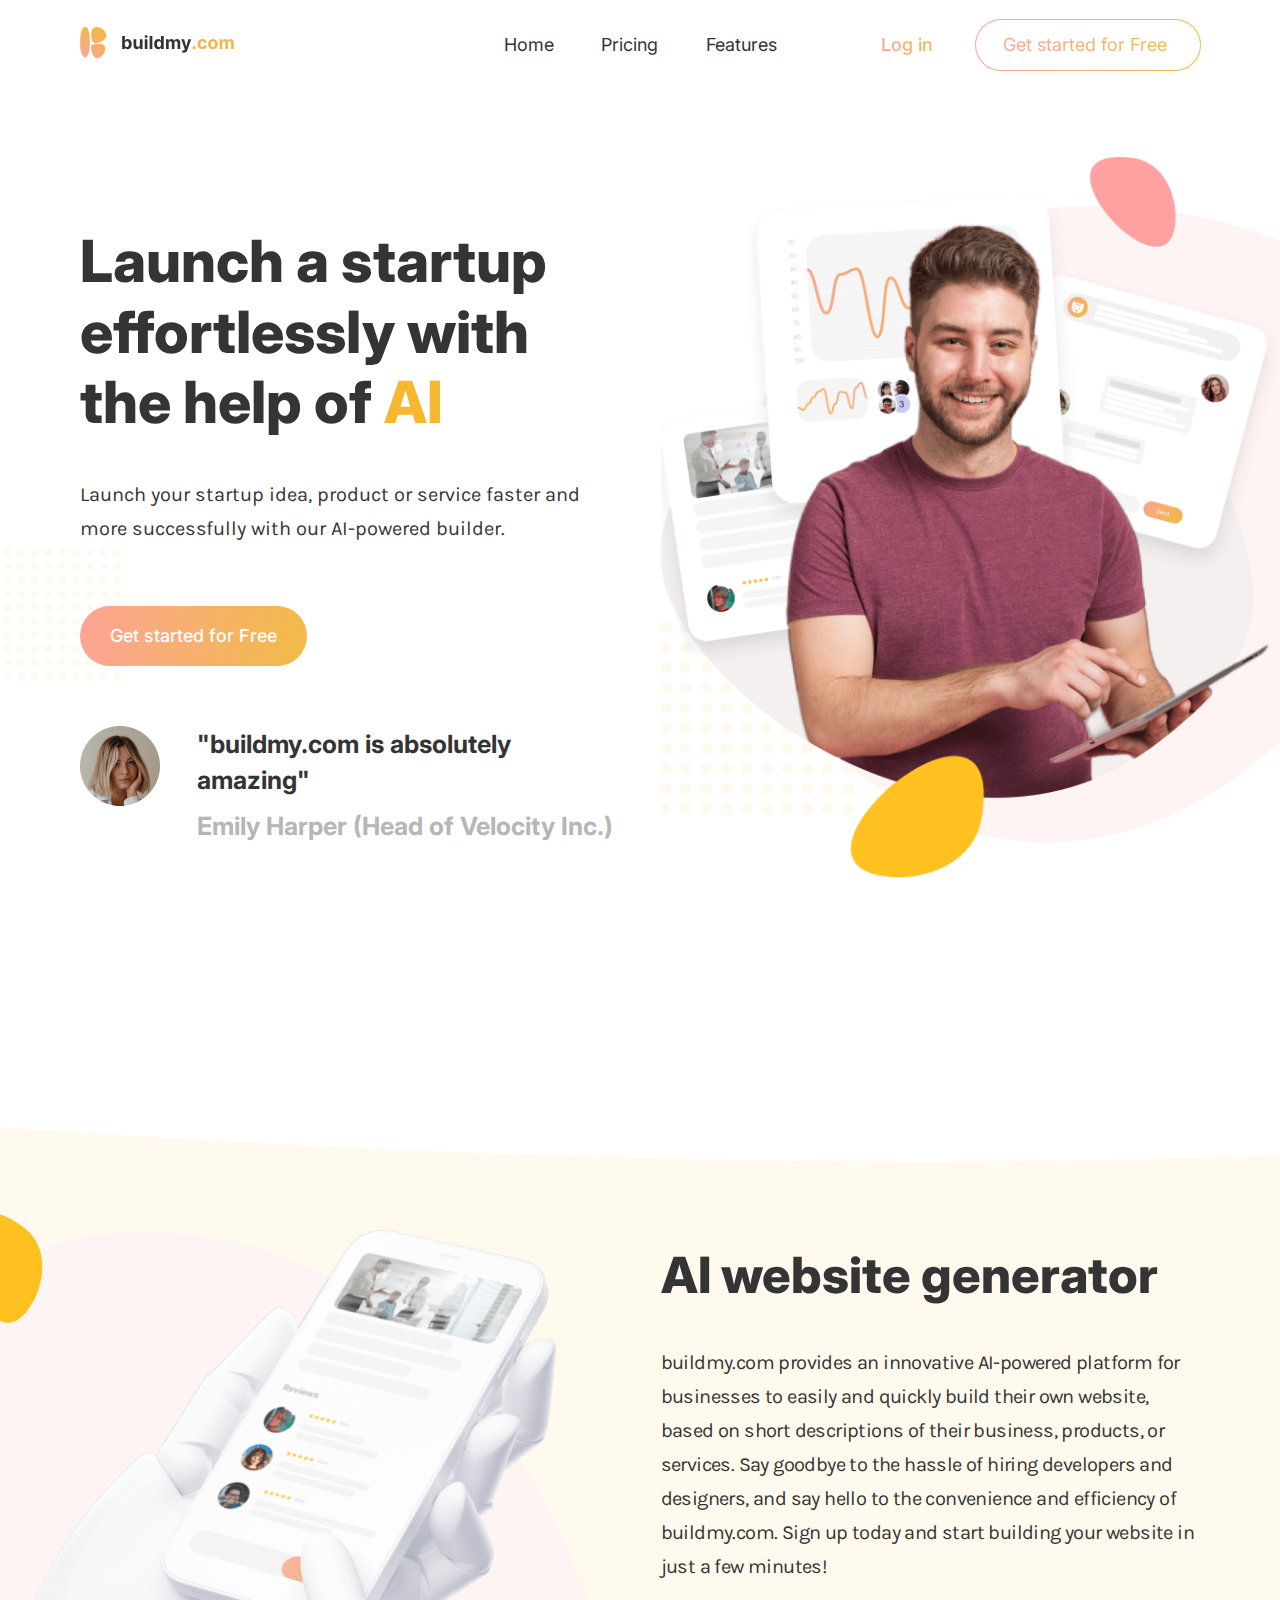
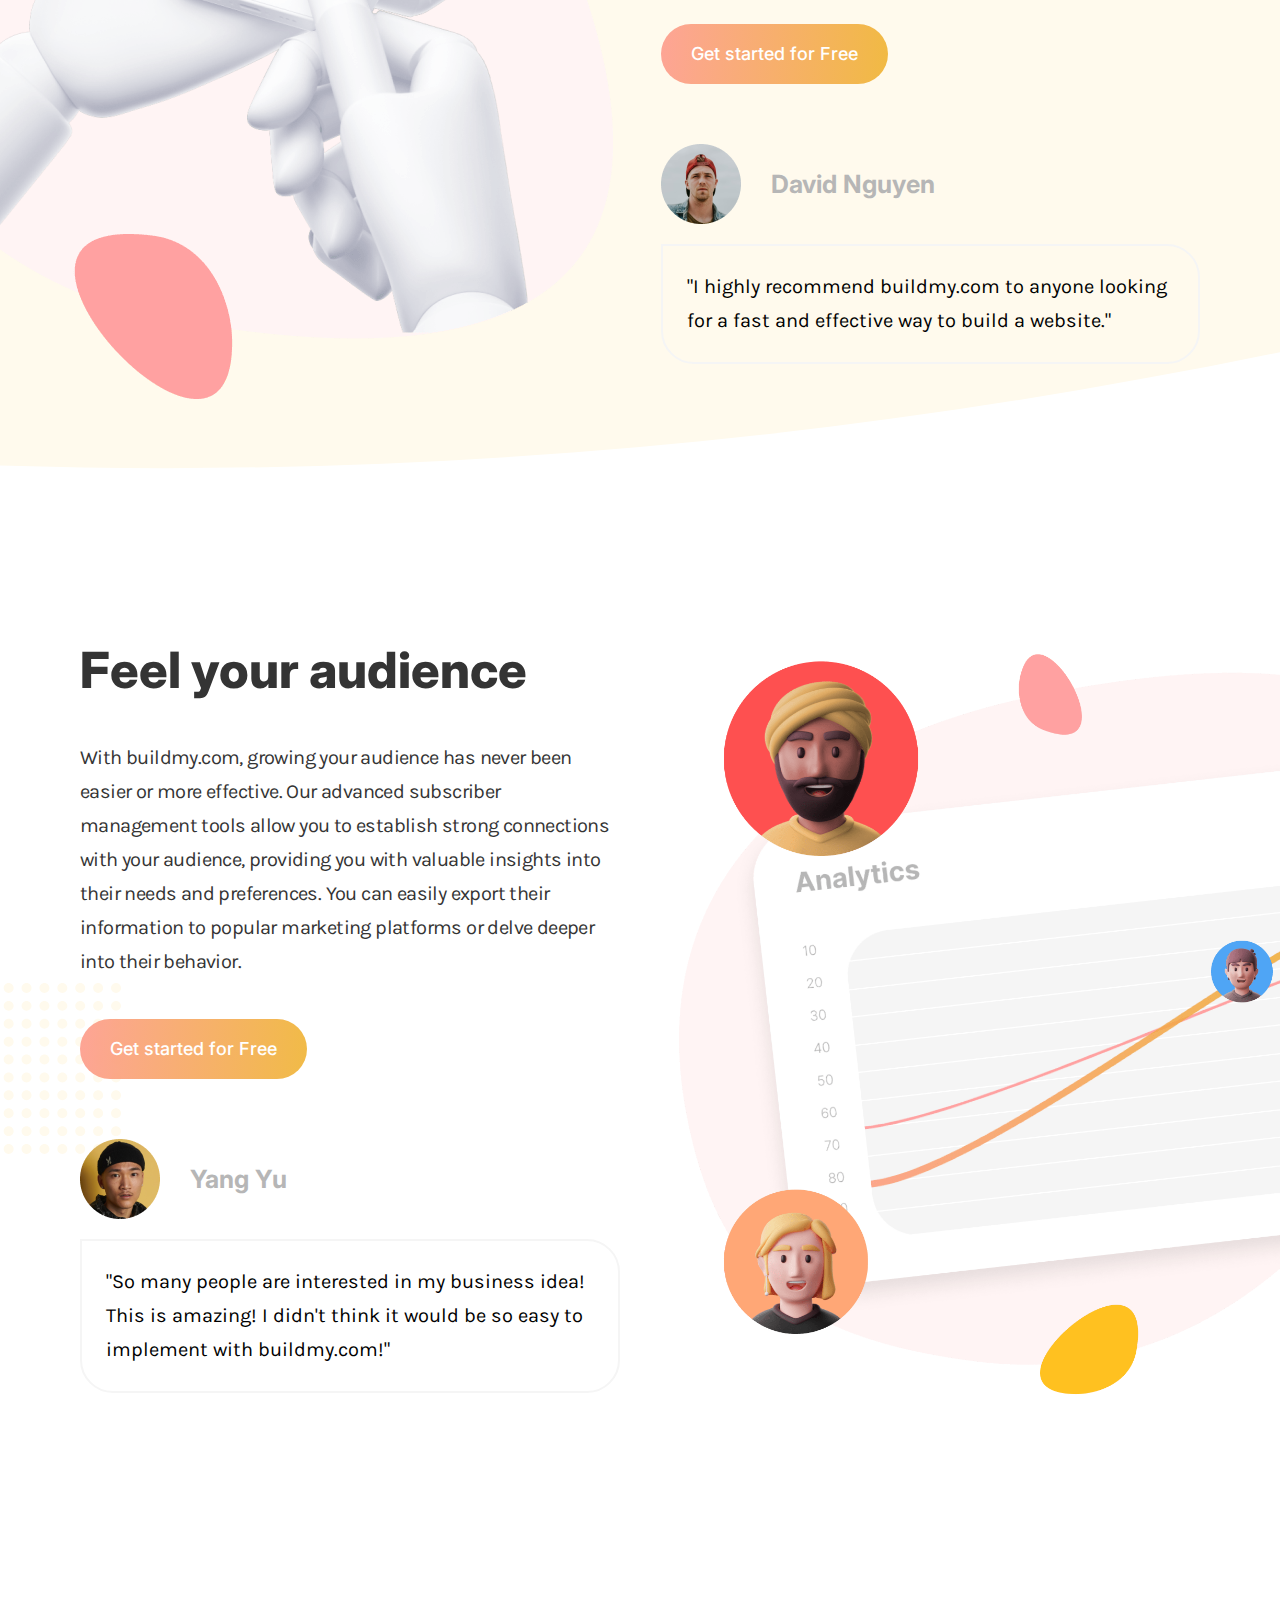
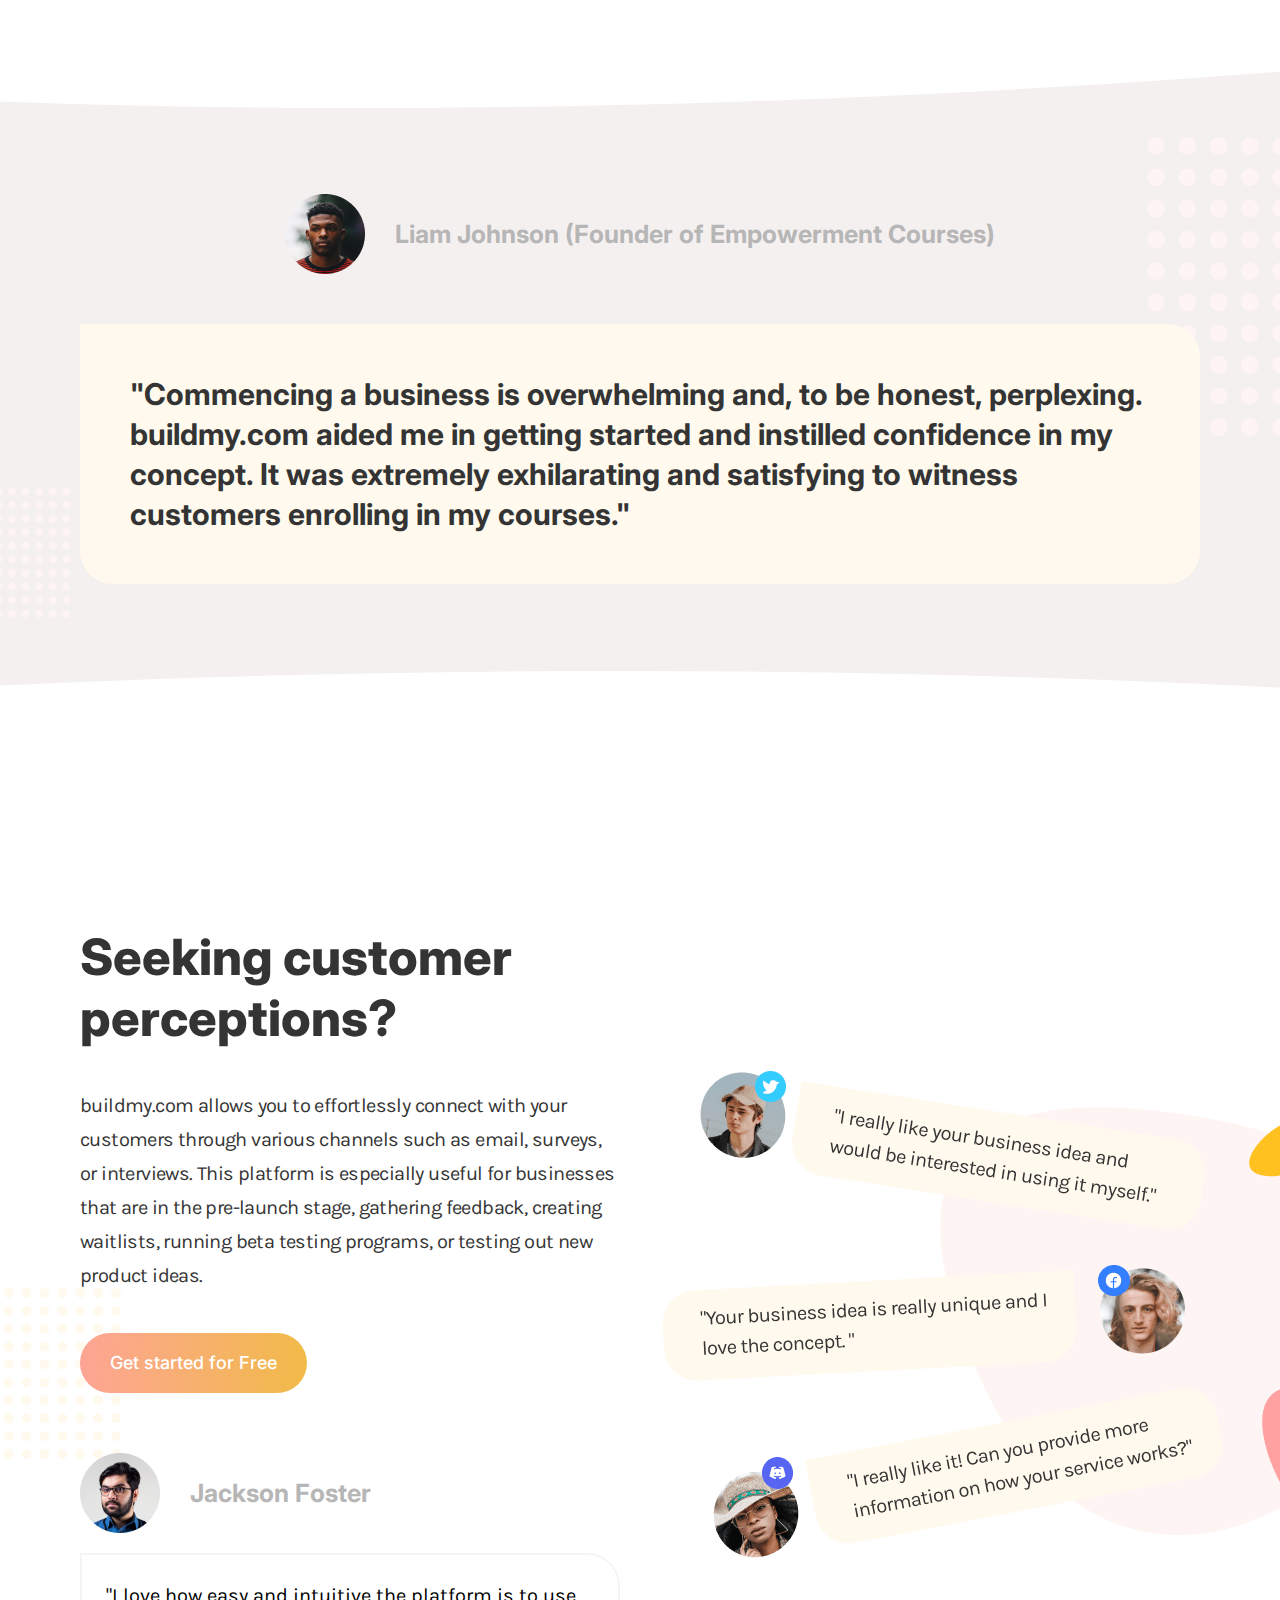
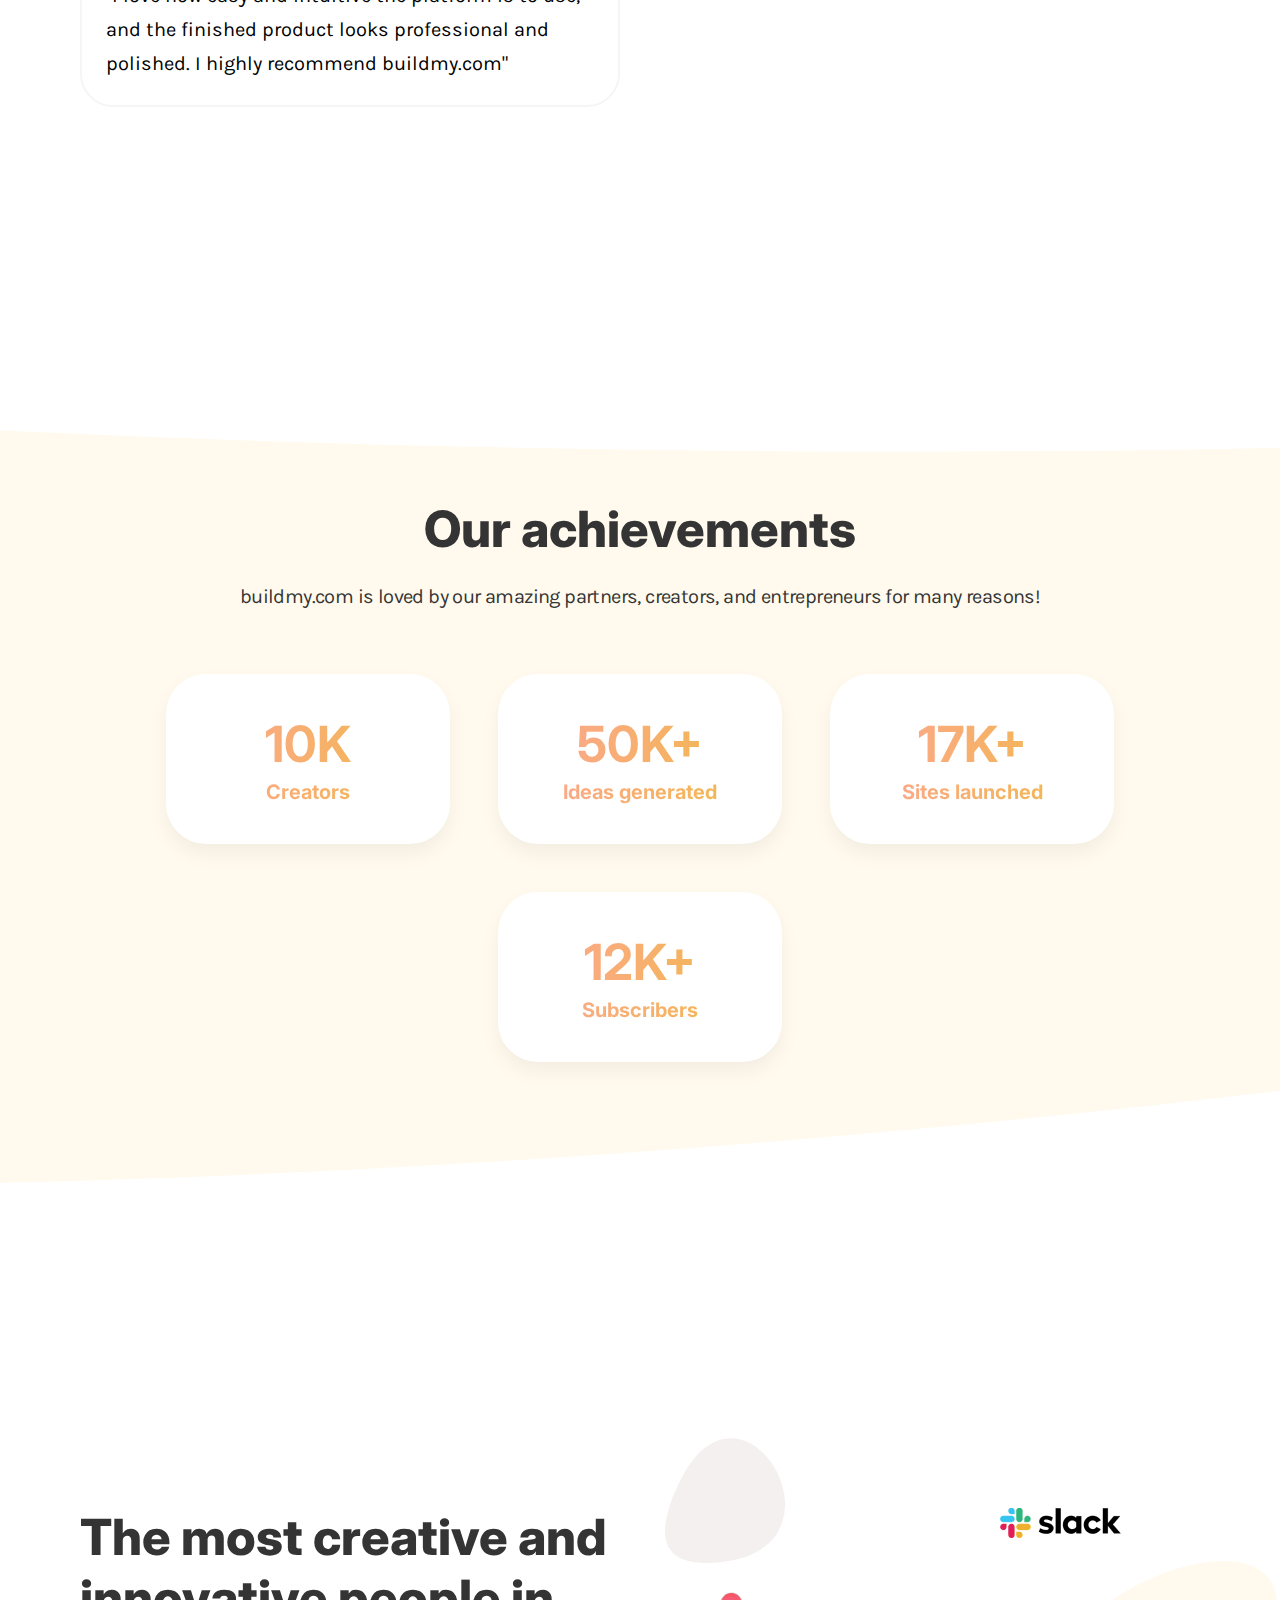
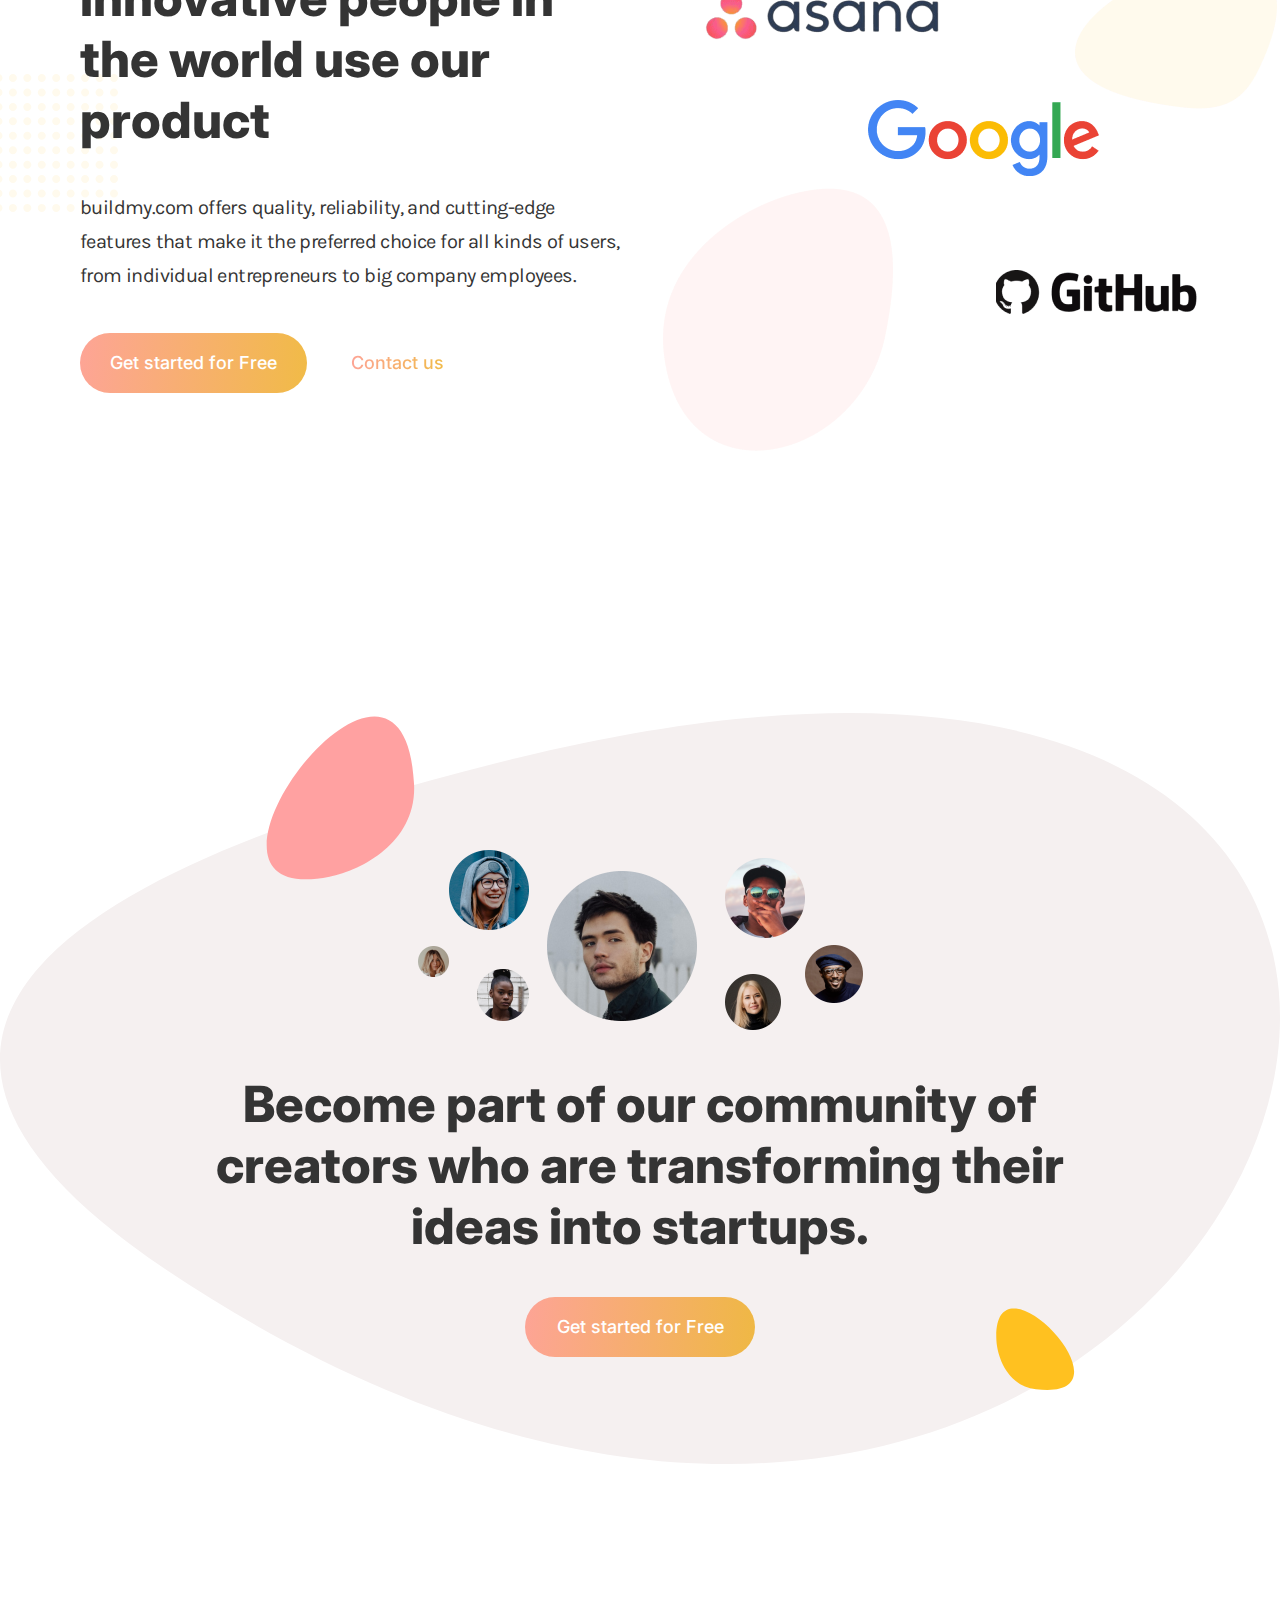
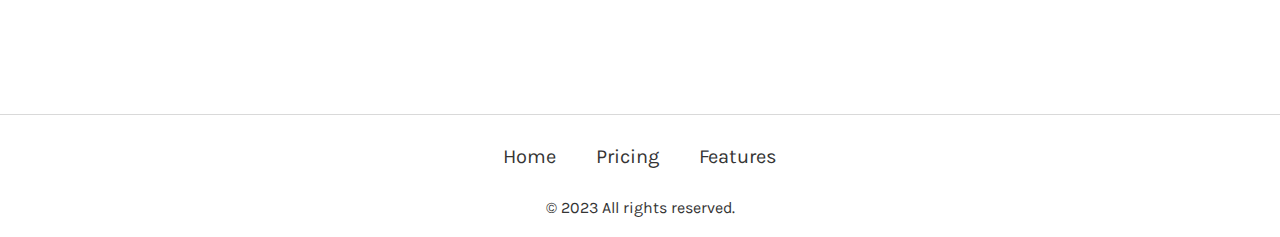
<file: index.html>
<!DOCTYPE html>
<html lang="en">
<head>
  <meta charset="UTF-8">
  <meta http-equiv="X-UA-Compatible" content="IE=edge">
  <meta name="viewport" content="width=device-width, initial-scale=1.0">
  <link rel="preconnect" href="https://fonts.googleapis.com">
  <link rel="preconnect" href="https://fonts.gstatic.com" crossorigin>
  <link href="https://fonts.googleapis.com/css2?family=Inter:wght@400;500;700;800;900&family=Karla:wght@400;700&display=swap" rel="stylesheet"> 
  <link rel="icon" type="image/png" sizes="32x32" href="favicon/favicon32.png">
  <link rel="icon" type="image/png" sizes="16x16" href="favicon/favicon16.png">
  <link rel="icon" type="image/x-icon" href="favicon/favicon.ico">
  <link rel="stylesheet" href="css/style.min.css">
  <title>bildmy.com</title>
</head>
<body>
  <header class="header">
    <div class="container flex">
      <a href="index.html" class="logo">
        <img src="logo/logo.svg" alt="logo-bildmy.com">
      </a>
      <nav class="header__menu">
        <ul>
          <li><a href="index.html" class="header__menu__item">Home</a></li>
          <li><a href="pricing.html" class="header__menu__item">Pricing</a></li>
          <li><a href="features.html" class="header__menu__item">Features</a></li>
        </ul>
        <a href="#" class="header__login_mobile">Log in</a>
      </nav>
      <div class="header__links">
        <a href="#" class="header__login">Log in</a>
        <a href="#" class="header__button">
          <span class="header__button__text">Get started for Free</span>
        </a>
        <div class="header__hamburger">
          <div></div>
          <div></div>
          <div></div>
        </div>
      </div>
    </div>
  </header>
  <main>
    <section class="section promo">
      <div class="container cols-2">
        <div class="w-50">
          <h1 class="heading">Launch a startup effortlessly with the help of <span>AI</span></h1>
          <p class="promo__descr karla">Launch your startup idea, product or service faster and more successfully with our AI-powered builder.</p>
          <a href="#" class="button">Get started for Free</a>
          <div class="promo__review">
            <img src="img/user-1.png" alt="user_img" class="user-img">
            <div class="promo__review__wrap">
              <div class="promo__review__text">"buildmy.com is absolutely amazing"</div>
              <div class="promo__review__name">Emily Harper (Head of Velocity Inc.)</div>
            </div>
          </div>
        </div>
        <div class="w-50 relative h-100">
          <img src="img/promo_image.png" class="promo__img" alt="promo_img">
        </div>
      </div>
    </section>
    <section class="section generator">
      <div class="container cols-2">
        <div class="w-50 h-100 relative left-img">
          <img src="img/section-Image1.png" class="section__img-left" alt="generator-img">
        </div>
        <div class="w-50">
          <h2 class="title">AI website generator</h2>
          <p class="section__descr karla">buildmy.com provides an innovative AI-powered platform for businesses to easily and quickly build their own website, based on short descriptions of their business, products, or services. Say goodbye to the hassle of hiring developers and designers, and say hello to the convenience and efficiency of buildmy.com. Sign up today and start building your website in just a few minutes!</p>
          <a href="" class="button">Get started for Free</a>
          <div class="review">
            <div class="review__user">
              <img src="img/user-2.png" alt="user-img" class="review__img">
              <div class="review__username">David Nguyen</div>
            </div>
            <div class="review__text karla">"I highly recommend buildmy.com to anyone looking for a fast and effective way to build a website."</div>
          </div>
        </div>
      </div>
    </section>
    <section class="section audience">
      <div class="container cols-2 ">
        <div class="w-50">
          <h2 class="title">Feel your audience</h2>
          <p class="section__descr karla">With buildmy.com, growing your audience has never been easier or more effective. Our advanced subscriber management tools allow you to establish strong connections with your audience, providing you with valuable insights into their needs and preferences. You can easily export their information to popular marketing platforms or delve deeper into their behavior.</p>
          <a href="" class="button">Get started for Free</a>
          <div class="review">
            <div class="review__user">
              <img src="img/user-5.png" alt="user-img" class="review__img">
              <div class="review__username">Yang Yu</div>
            </div>
            <div class="review__text karla">"So many people are interested in my business idea! This is amazing! I didn't think it would be so easy to implement with buildmy.com!"</div>
          </div>
        </div>
        <div class="w-50 h-100 relative">
          <img src="img/section-Image3.png" class="section__img" alt="generator-img">
        </div>
      </div>
    </section>
    <section class="section blockquote">
      <div class="container">
        <div class="blockquote__content">
          <div class="blockquote__wrap review__user">
            <img src="img/user-4.png" alt="user-img" class=".review__img">
            <div class="review__username">Liam Johnson (Founder of Empowerment Courses)</div>
          </div>
          <div class="blockquote__text">"Commencing a business is overwhelming and, to be honest, perplexing. buildmy.com aided me in getting started and instilled confidence in my concept. It was extremely exhilarating and satisfying to witness customers enrolling in my courses."</div>
        </div>
      </div>
    </section>
    <section class="section customer">
      <div class="container cols-2">
        <div class="w-50">
          <h2 class="title">Seeking customer perceptions?</h2>
          <p class="section__descr karla">buildmy.com allows you to effortlessly connect with your customers through various channels such as email, surveys, or interviews. This platform is especially useful for businesses that are in the pre-launch stage, gathering feedback, creating waitlists, running beta testing programs, or testing out new product ideas.</p>
          <a href="#" class="button">Get started for Free</a>
          <div class="review">
            <div class="review__user">
              <img src="img/user-3.png" alt="user-img" class="review__img">
              <div class="review__username">Jackson Foster</div>
            </div>
            <div class="review__text karla">"I love how easy and intuitive the platform is to use, and the finished product looks professional and polished. I highly recommend buildmy.com"</div>
          </div>
        </div>
        <div class="w-50">
          <img src="img/section-Image2.png" class="section__img" alt="customer">
        </div>
      </div>
    </section>
    <section class="section achievements">
      <div class="container">
        <h2 class="title title_center">Our achievements</h2>
        <p class="section__descr karla">buildmy.com is loved by our amazing partners, creators, and entrepreneurs for many reasons!</p>
        <div class="achievements__wrapper">
          <div class="achievements__item">
            <div class="achievements__list"><span>10K</span>Creators</div>
          </div>
          <div class="achievements__item">
            <div class="achievements__list"><span>50K+</span>Ideas generated</div>
          </div>
          <div class="achievements__item">
            <div class="achievements__list"><span>17K+</span>Sites launched</div>
          </div>
          <div class="achievements__item">
            <div class="achievements__list"><span>12K+</span>Subscribers</div>
          </div>
        </div>
      </div>
    </section>
    <section class="section use">
      <div class="container cols-2">
        <div class="w-50">
          <h2 class="title">The most creative and innovative people in the world use our product</h2>
          <p class="section__descr karla">buildmy.com offers quality, reliability, and cutting-edge features that make it the preferred choice for all kinds of users, from individual entrepreneurs to big company employees.</p>
          <a href="#" class="button">Get started for Free</a>
          <a href="#" class="button_contact">Contact us</a>
        </div>
        <div class="w-50 h-100">
          <img src="img/section-Image4.png" class="section__img" alt="customer">
        </div>
      </div>
    </section>
    <section class="section act">
      <div class="container act__wrap">
        <img src="img/users.png" alt="users" class="act__img">
        <h2 class="title title_center">Become part of our community of creators who are transforming their ideas into startups.</h2>
        <a href="#" class="button button_center">Get started for Free</a>
      </div>
    </section>
  </main>
  <footer class="footer">
    <div class="container">
      <ul class="footer__links">
        <li><a href="index.html" class="footer__link karla">Home</a></li>
        <li><a href="pricing.html" class="footer__link karla">Pricing</a></li>
        <li><a href="features.html" class="footer__link karla">Features</a></li>
      </ul>
      <div class="footer__copyright karla">&copy; 2023 All rights reserved.</div>
    </div>
  </footer>

  <script src="js/script.js"></script>
</body>
</html>
</file>
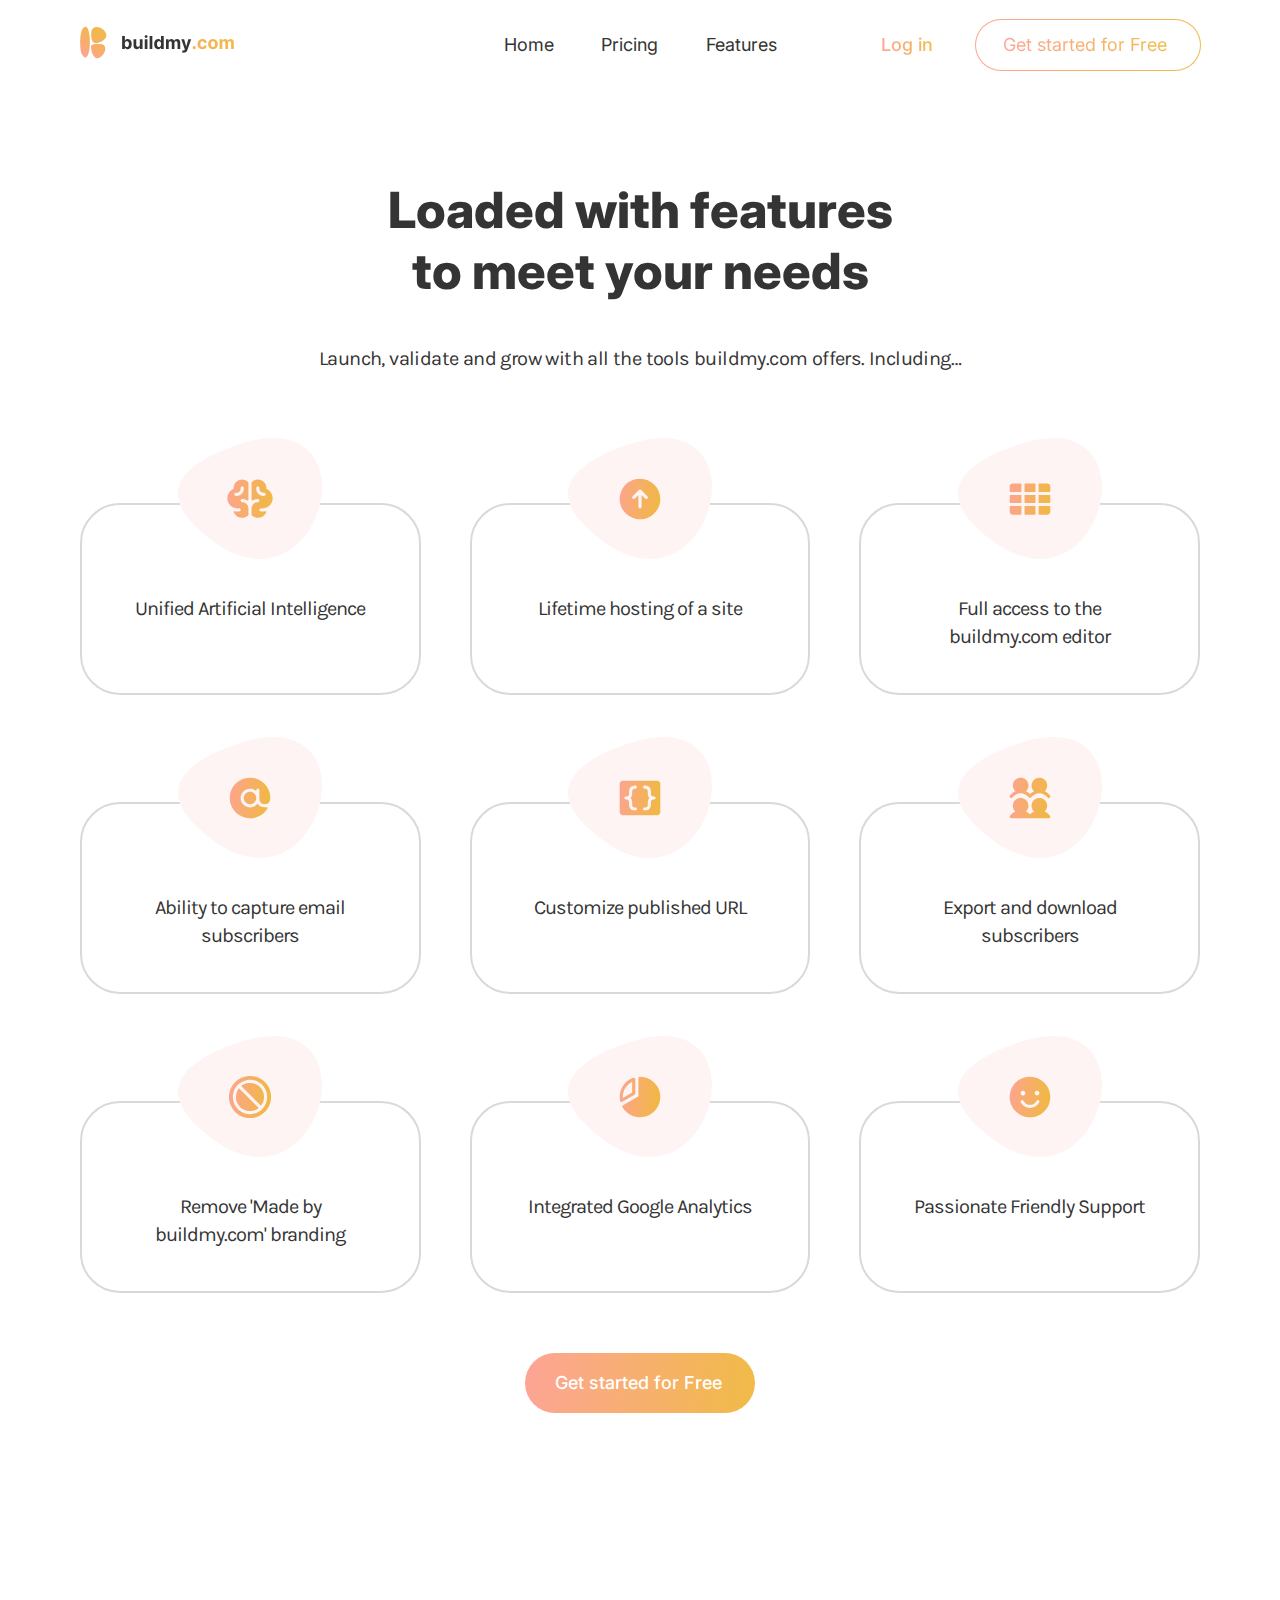
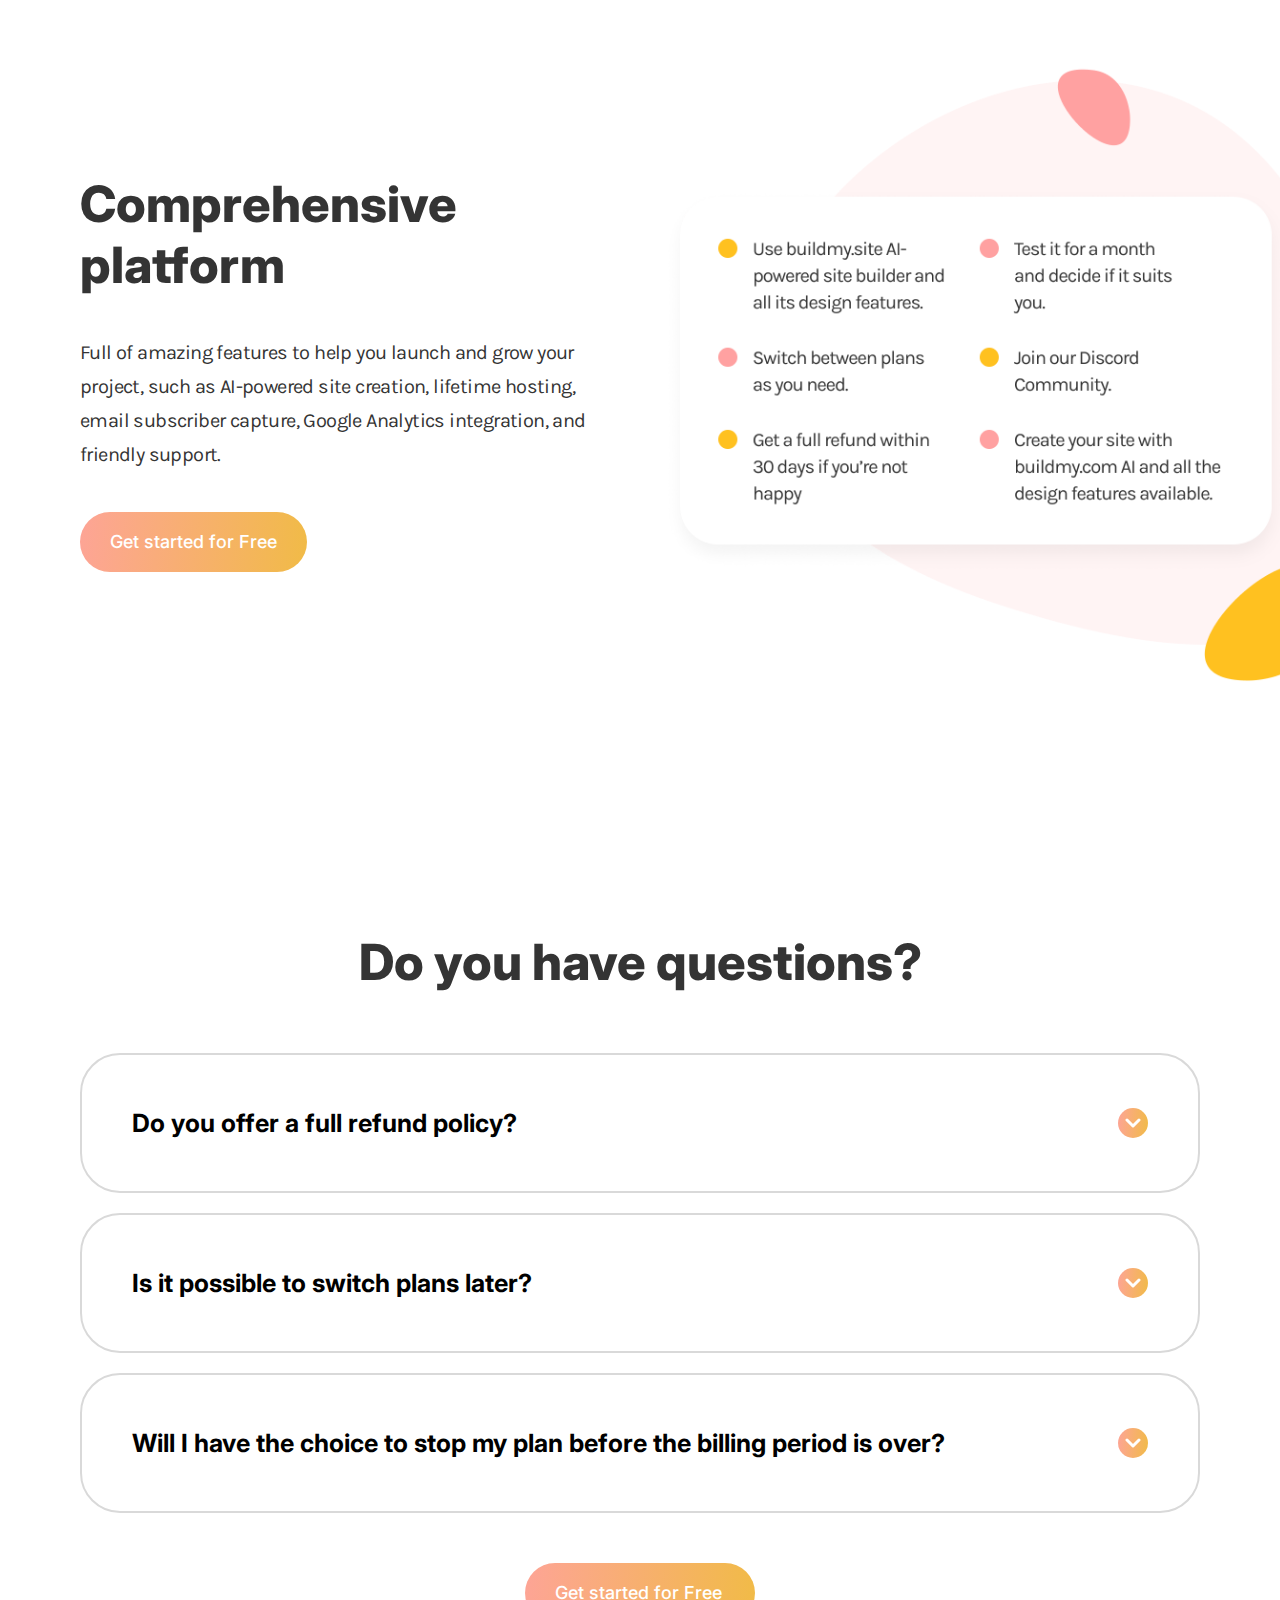
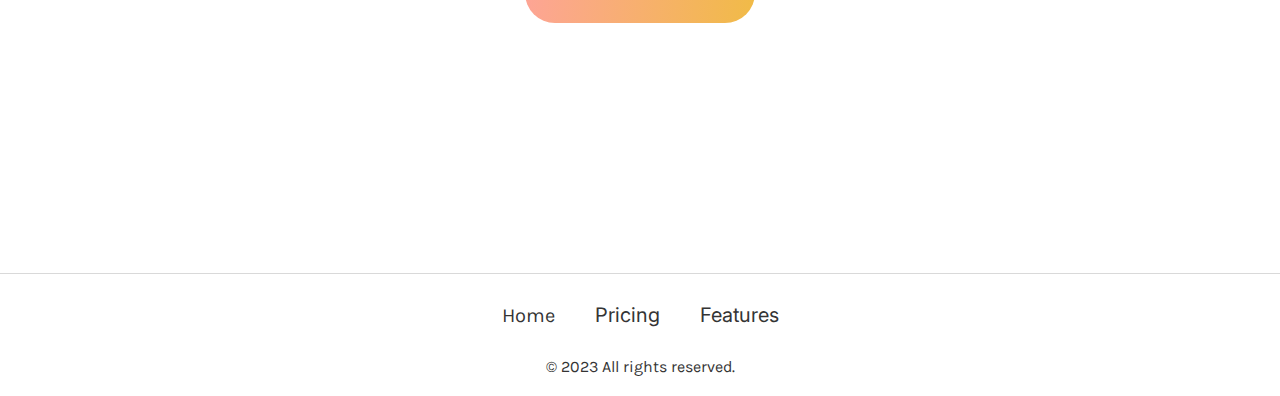
<file: features.html>
<!DOCTYPE html>
<html lang="en">
<head>
  <meta charset="UTF-8">
  <meta http-equiv="X-UA-Compatible" content="IE=edge">
  <meta name="viewport" content="width=device-width, initial-scale=1.0">
  <link rel="preconnect" href="https://fonts.googleapis.com">
  <link rel="preconnect" href="https://fonts.gstatic.com" crossorigin>
  <link href="https://fonts.googleapis.com/css2?family=Inter:wght@400;500;700;800;900&family=Karla:wght@400;700&display=swap" rel="stylesheet"> 
  <link rel="icon" type="image/png" sizes="32x32" href="favicon/favicon32.png">
  <link rel="icon" type="image/png" sizes="16x16" href="favicon/favicon16.png">
  <link rel="icon" type="image/x-icon" href="favicon/favicon.ico">
  <link rel="stylesheet" href="css/style.min.css">
  <title>bildmy.com | Features</title>
</head>
<body>
  <header class="header">
    <div class="container flex">
      <a href="index.html" class="logo">
        <img src="logo/logo.svg" alt="logo-bildmy.com">
      </a>
      <nav class="header__menu">
        <ul>
          <li><a href="index.html" class="header__menu__item">Home</a></li>
          <li><a href="pricing.html" class="header__menu__item">Pricing</a></li>
          <li><a href="features.html" class="header__menu__item">Features</a></li>
        </ul>
        <a href="#" class="header__login_mobile">Log in</a>
      </nav>
      <div class="header__links">
        <a href="#" class="header__login">Log in</a>
        <a href="#" class="header__button">
          <span class="header__button__text">Get started for Free</span>
        </a>
        <div class="header__hamburger">
          <div></div>
          <div></div>
          <div></div>
        </div>
      </div>
    </div>
  </header>
  <main>
    <section class="section features">
      <div class="container">
        <h2 class="title title_center">Loaded with features
          to meet your needs </h2>
          <p class="section__descr karla">Launch, validate and grow with all the tools buildmy.com offers. Including…</p>
        <div class="features__wrap">
          <div class="features__item">
            <div class="features__head"><img src="icons/Brain.svg" alt="Brain-icon"></div>
            <div class="features__descr karla">Unified Artificial Intelligence</div>
          </div>
          <div class="features__item">
            <div class="features__head"><img src="icons/ArrowCircleUp.svg" alt="ArrowUp-icon"></div>
            <div class="features__descr karla">Lifetime hosting of a site</div>
          </div>
          <div class="features__item">
            <div class="features__head"><img src="icons/GridNine.svg" alt="Grid-icon"></div>
            <div class="features__descr karla">Full access to the buildmy.com editor</div>
          </div>
          <div class="features__item">
            <div class="features__head"><img src="icons/At.svg" alt="At-icon"></div>
            <div class="features__descr karla">Ability to capture email subscribers</div>
          </div>
          <div class="features__item">
            <div class="features__head"><img src="icons/BracketsCurly.svg" alt="Brackets-icon"></div>
            <div class="features__descr karla">Customize published URL</div>
          </div>
          <div class="features__item">
            <div class="features__head"><img src="icons/UsersFour.svg" alt="users-icon"></div>
            <div class="features__descr karla">Export and download subscribers</div>
          </div>
          <div class="features__item">
            <div class="features__head"><img src="icons/Prohibit.svg" alt="Prohibit-icon"></div>
            <div class="features__descr karla">Remove 'Made by buildmy.com' branding</div>
          </div>
          <div class="features__item">
            <div class="features__head"><img src="icons/ChartPieSlice.svg" alt="Chart-icon"></div>
            <div class="features__descr karla">Integrated Google Analytics</div>
          </div>
          <div class="features__item">
            <div class="features__head"><img src="icons/Smiley.svg" alt="Smiley-icon"></div>
            <div class="features__descr karla">Passionate Friendly Support</div>
          </div>
        </div>
        <a href="#" class="button button_center">Get started for Free</a>
      </div>
    </section>
    <section class="section platform">
      <div class="container cols-2">
        <div class="w-50">
          <h2 class="title">Comprehensive platform</h2>
          <p class="section__descr karla">Full of amazing features to help you launch and grow your project, such as AI-powered site creation, lifetime hosting, email subscriber capture, Google Analytics integration, and friendly support.</p>
          <a href="#" class="button">Get started for Free</a>
        </div>
        <div class="w-50 h-100">
          <img src="img/section-Image5.png" class="section__img" alt="customer">
        </div>
      </div>
    </section>
    <section class="section questions">
      <div class="container">
        <h2 class="title title_center">Do you have questions?</h2>
        <div class="accordions">
          <div class="accordions__item">
            <div class="accordions__head">
              <div class="accordions__title">Do you offer a full refund policy?</div>
              <button class="accordions__arrow"><img src="icons/arrow.svg" alt="arrow"></button>
            </div>
            <div class="accordions__body">Yes, we are proud to offer a full refund policy to ensure our customers' satisfaction. If for any reason you are not completely satisfied with your purchase, you can request a refund within of your purchase date.</div>
          </div>
          <div class="accordions__item">
            <div class="accordions__head">
              <div class="accordions__title">Is it possible to switch plans later?</div>
              <button class="accordions__arrow"><img src="icons/arrow.svg" alt="arrow"></button>
            </div>
            <div class="accordions__body">Absolutely! We understand that your needs may change over time, and we want to provide flexibility to accommodate that. Simply reach out to our customer support team, and they will guide you through the process of switching plans.</div>
          </div>
          <div class="accordions__item">
            <div class="accordions__head">
              <div class="accordions__title">Will I have the choice to stop my plan before the billing period is over?</div>
              <button class="accordions__arrow"><img src="icons/arrow.svg" alt="arrow"></button>
            </div>
            <div class="accordions__body">Yes, you will have the choice to stop your plan before the billing period is over. Please note that cancellation policies may vary, so we recommend reviewing our terms and conditions or contacting our customer support for specific details regarding your plan.</div>
          </div>
        </div>
        <a href="#" class="button button_center">Get started for Free</a>
      </div>
    </section>
  </main>
  <footer class="footer">
    <div class="container">
      <ul class="footer__links">
        <li><a href="index.html" class="footer__link karla">Home</a></li>
        <li><a href="pricing.html" class="footer__link">Pricing</a></li>
        <li><a href="features.html" class="footer__link">Features</a></li>
      </ul>
      <div class="footer__copyright karla">&copy; 2023 All rights reserved.</div>
    </div>
  </footer>

  <script src="js/script.js"></script>
</body>
</html>
</file>
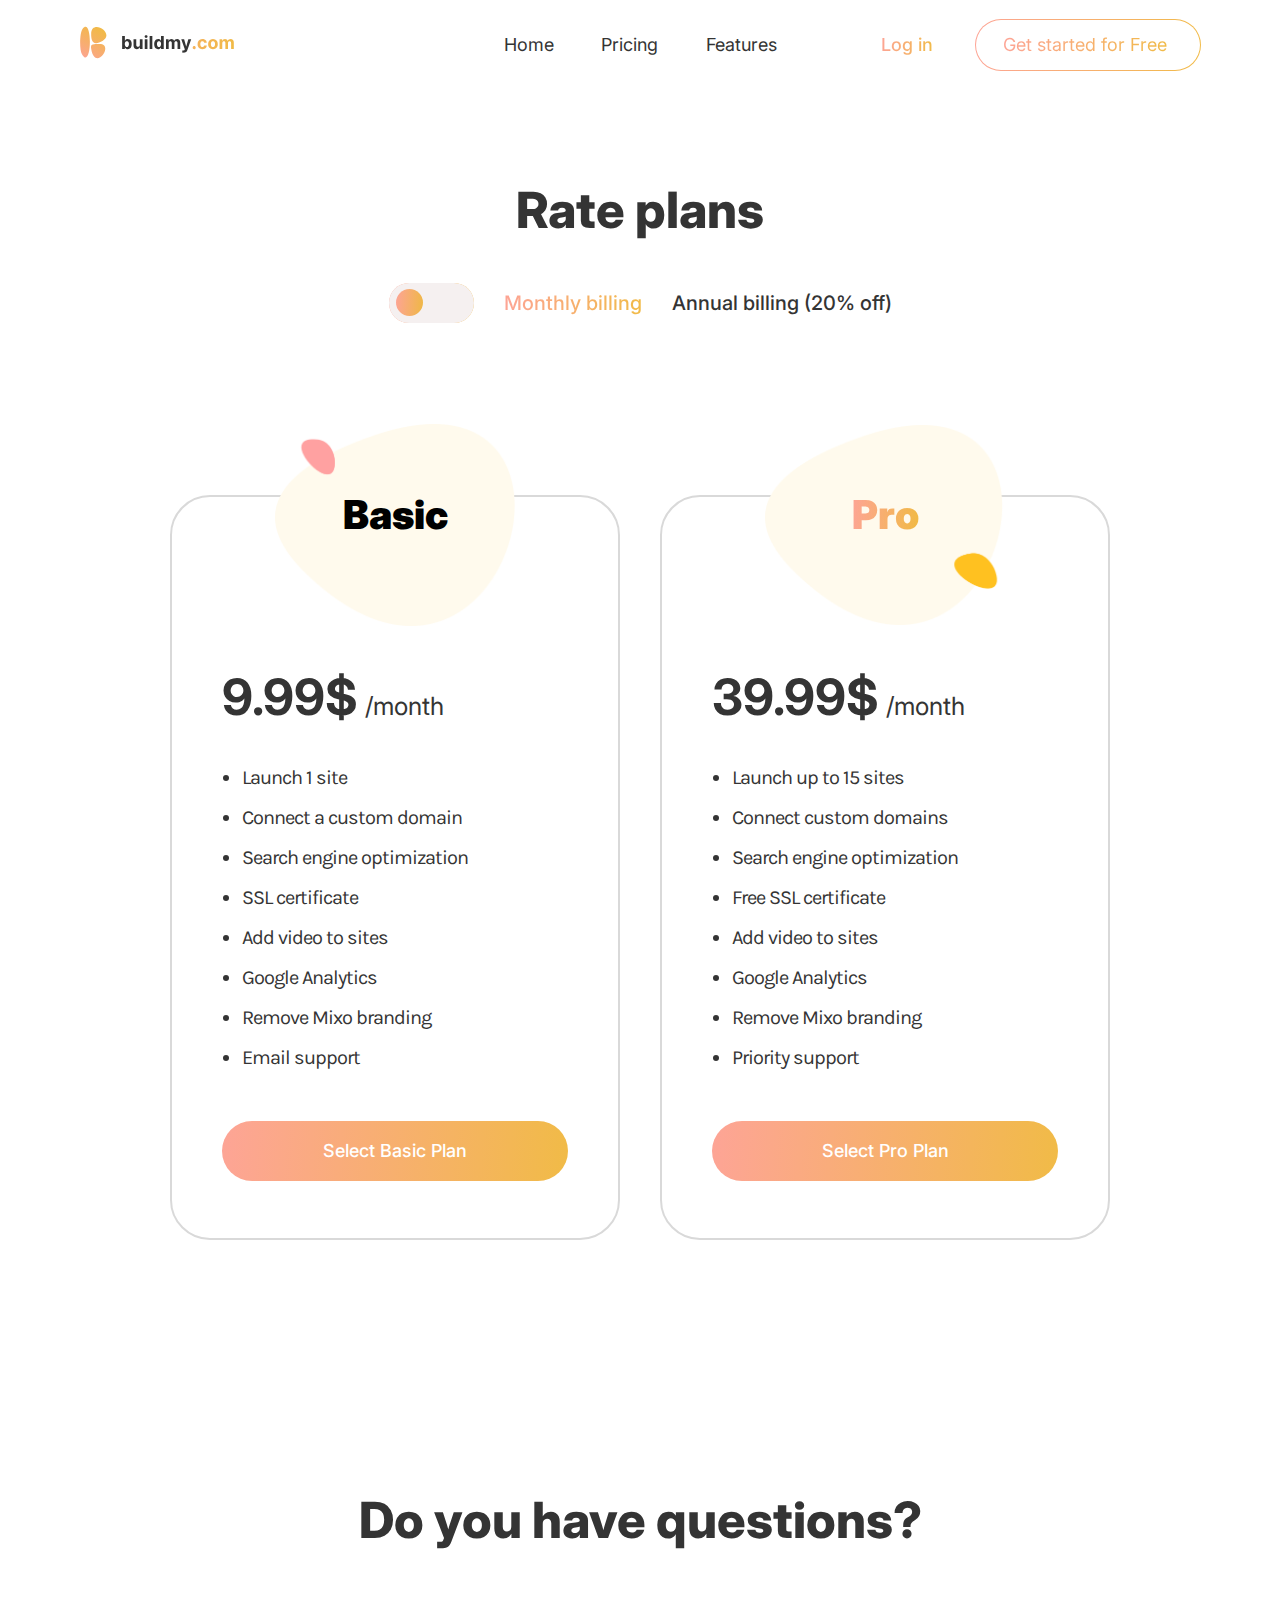
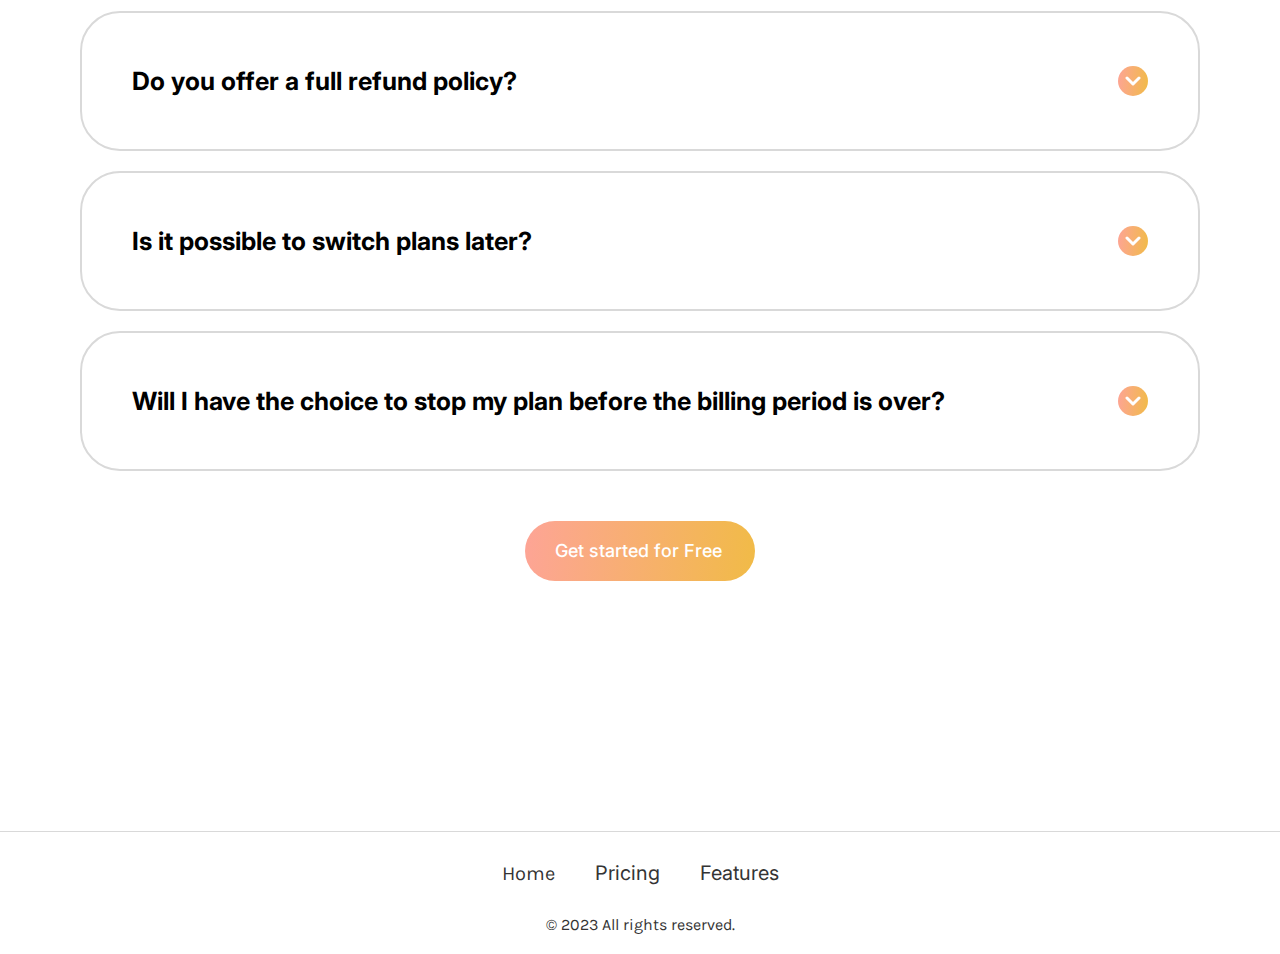
<file: pricing.html>
<!DOCTYPE html>
<html lang="en">
<head>
  <meta charset="UTF-8">
  <meta http-equiv="X-UA-Compatible" content="IE=edge">
  <meta name="viewport" content="width=device-width, initial-scale=1.0">
  <link rel="preconnect" href="https://fonts.googleapis.com">
  <link rel="preconnect" href="https://fonts.gstatic.com" crossorigin>
  <link href="https://fonts.googleapis.com/css2?family=Inter:wght@400;500;700;800;900&family=Karla:wght@400;700&display=swap" rel="stylesheet"> 
  <link rel="icon" type="image/png" sizes="32x32" href="favicon/favicon32.png">
  <link rel="icon" type="image/png" sizes="16x16" href="favicon/favicon16.png">
  <link rel="icon" type="image/x-icon" href="favicon/favicon.ico">
  <link rel="stylesheet" href="css/style.min.css">
  <title>bildmy.com | Pricing</title>
</head>
<body>
  <header class="header">
    <div class="container flex">
      <a href="index.html" class="logo">
        <img src="logo/logo.svg" alt="logo-bildmy.com">
      </a>
      <nav class="header__menu">
        <ul>
          <li><a href="index.html" class="header__menu__item">Home</a></li>
          <li><a href="pricing.html" class="header__menu__item">Pricing</a></li>
          <li><a href="features.html" class="header__menu__item">Features</a></li>
        </ul>
        <a href="#" class="header__login_mobile">Log in</a>
      </nav>
      <div class="header__links">
        <a href="#" class="header__login">Log in</a>
        <a href="#" class="header__button">
          <span class="header__button__text">Get started for Free</span>
        </a>
        <div class="header__hamburger">
          <div></div>
          <div></div>
          <div></div>
        </div>
      </div>
    </div>
  </header>
  <main>
    <section class="section plans">
      <div class="container">
        <h2 class="title title_center">Rate plans</h2>
        <div class="plans__settings">
          <label class="switch">
            <input type="checkbox">
            <span class="slider"></span>
          </label>
          <div class="plans__billing plans__billing_active" id="plans-monthly">Monthly billing</div>
          <div class="plans__billing" id="plans-annual">Annual billing (20% off)</div>
        </div>
        <div class="plans__wrap">
          <div class="plans__plan w-50">
            <div class="plans__head basic">Basic</div>
            <div class="plans__price"><span class="plans__price_basic">9.99$</span> /month</div>
            <ul class="plans__overviews">
              <li class="plans__overview karla">Launch 1 site</li>
              <li class="plans__overview karla">Connect a custom domain</li>
              <li class="plans__overview karla">Search engine optimization</li>
              <li class="plans__overview karla">SSL certificate</li>
              <li class="plans__overview karla">Add video to sites</li>
              <li class="plans__overview karla">Google Analytics</li>
              <li class="plans__overview karla">Remove Mixo branding</li>
              <li class="plans__overview karla">Email support</li>
            </ul>
            <a href="#" class="button button_plans">Select Basic Plan</a>
          </div>
          <div class="plans__plan w-50">
            <div class="plans__head pro"><span >Pro</span></div>
            <div class="plans__price"><span class="plans__price_pro">39.99$</span> /month</div>
            <ul class="plans__overviews">
              <li class="plans__overview karla">Launch up to 15 sites</li>
              <li class="plans__overview karla">Connect custom domains</li>
              <li class="plans__overview karla">Search engine optimization</li>
              <li class="plans__overview karla">Free SSL certificate</li>
              <li class="plans__overview karla">Add video to sites</li>
              <li class="plans__overview karla">Google Analytics</li>
              <li class="plans__overview karla">Remove Mixo branding</li>
              <li class="plans__overview karla">Priority support</li>
            </ul>
            <a href="#" class="button button_plans">Select Pro Plan</a>
          </div>
        </div>
      </div>
    </section>
    <section class="section questions">
      <div class="container">
        <h2 class="title title_center">Do you have questions?</h2>
        <div class="accordions">
          <div class="accordions__item">
            <div class="accordions__head">
              <div class="accordions__title">Do you offer a full refund policy?</div>
              <button class="accordions__arrow"><img src="icons/arrow.svg" alt="arrow"></button>
            </div>
            <div class="accordions__body">Yes, we are proud to offer a full refund policy to ensure our customers' satisfaction. If for any reason you are not completely satisfied with your purchase, you can request a refund within of your purchase date.</div>
          </div>
          <div class="accordions__item">
            <div class="accordions__head">
              <div class="accordions__title">Is it possible to switch plans later?</div>
              <button class="accordions__arrow"><img src="icons/arrow.svg" alt="arrow"></button>
            </div>
            <div class="accordions__body">Absolutely! We understand that your needs may change over time, and we want to provide flexibility to accommodate that. Simply reach out to our customer support team, and they will guide you through the process of switching plans.</div>
          </div>
          <div class="accordions__item">
            <div class="accordions__head">
              <div class="accordions__title">Will I have the choice to stop my plan before the billing period is over?</div>
              <button class="accordions__arrow"><img src="icons/arrow.svg" alt="arrow"></button>
            </div>
            <div class="accordions__body">Yes, you will have the choice to stop your plan before the billing period is over. Please note that cancellation policies may vary, so we recommend reviewing our terms and conditions or contacting our customer support for specific details regarding your plan.</div>
          </div>
        </div>
        <a href="#" class="button button_center">Get started for Free</a>
      </div>
    </section>
  </main>
  <footer class="footer">
    <div class="container">
      <ul class="footer__links">
        <li><a href="index.html" class="footer__link karla">Home</a></li>
        <li><a href="pricing.html" class="footer__link">Pricing</a></li>
        <li><a href="features.html" class="footer__link">Features</a></li>
      </ul>
      <div class="footer__copyright karla">&copy; 2023 All rights reserved.</div>
    </div>
  </footer>

  <script src="js/script.js"></script>
</body>
</html>
</file>
<file: css/style.min.css>
*{font-family:"Inter",sans-serif;margin:0;padding:0;-webkit-box-sizing:border-box;box-sizing:border-box}a{text-decoration:none;cursor:pointer}ul{list-style:none}.container{position:relative;width:100vw;max-width:1440px;padding:0 80px;margin:0 auto}.container::before{background:url("../img/bg-element.svg") center center/100% no-repeat;position:absolute;z-index:-1}.cols-2{display:-webkit-box;display:-ms-flexbox;display:flex;-webkit-box-pack:justify;-ms-flex-pack:justify;justify-content:space-between;-webkit-box-align:center;-ms-flex-align:center;align-items:center;gap:60px 41px;height:100%}.w-50{width:50%;min-width:410px}.h-100{height:100%}.relative{position:relative}.flex{display:-webkit-box;display:-ms-flexbox;display:flex;-webkit-box-pack:justify;-ms-flex-pack:justify;justify-content:space-between;-webkit-box-align:center;-ms-flex-align:center;align-items:center}.karla{font-family:"Karla",sans-serif}.header{padding:20px 0;font-size:18px;line-height:22px;font-weight:400}.header .container{position:relative}.header__menu{position:absolute;left:50%;-webkit-transform:translateX(-50%);transform:translateX(-50%);width:273px}.header__menu ul{display:-webkit-box;display:-ms-flexbox;display:flex;-webkit-box-pack:justify;-ms-flex-pack:justify;justify-content:space-between}.header__menu__item{color:#343434;-webkit-transition:.2s all;transition:.2s all}.header__menu__item:hover{color:#ffa1a1}.header__hamburger{display:none;cursor:pointer;width:44px;height:36px;position:relative;padding:7px}.header__links{display:-webkit-box;display:-ms-flexbox;display:flex;-webkit-box-align:center;-ms-flex-align:center;align-items:center;-webkit-box-pack:end;-ms-flex-pack:end;justify-content:flex-end;gap:43px}.header__login{position:relative;font-weight:500;background:linear-gradient(94.76deg, #FFA1A1 -14.08%, rgba(235, 171, 8, 0.78) 111.3%);-webkit-background-clip:text;background-clip:text;-webkit-text-fill-color:rgba(0,0,0,0)}.header__login:hover{background:linear-gradient(94.76deg, rgba(235, 171, 8, 0.78) -14.08%, #FFA1A1 111.3%);-webkit-background-clip:text;background-clip:text;-webkit-text-fill-color:rgba(0,0,0,0)}.header__login:active{background:linear-gradient(94.76deg, #DE8D8D -14.08%, rgba(197, 143, 5, 0.78) 111.3%);-webkit-background-clip:text;-webkit-text-fill-color:rgba(0,0,0,0);background-clip:text;text-fill-color:rgba(0,0,0,0)}.header__login:hover::after{content:"";display:block;position:absolute;bottom:-1px;height:1.3px;width:53px;background:linear-gradient(94.76deg, rgba(235, 171, 8, 0.78) -14.08%, #FFA1A1 111.3%)}.header__login_mobile{display:none;text-align:center;padding:30px 5px 5px}.header__button{padding:14px 27px;position:relative;display:block;width:224px;height:50px;background:#fff;border-radius:41px;-webkit-transition:.3s all;transition:.3s all}.header__button::before{content:"";display:block;z-index:-1;position:absolute;border-radius:41px;top:-1px;left:-1px;right:-1px;bottom:-1px;background:linear-gradient(94.76deg, #FFA1A1 -14.08%, rgba(235, 171, 8, 0.78) 111.3%)}.header__button__text{background:linear-gradient(94.76deg, #FFA1A1 -14.08%, rgba(235, 171, 8, 0.78) 111.3%);-webkit-background-clip:text;background-clip:text;-webkit-text-fill-color:rgba(0,0,0,0);-webkit-transition:.3s all;transition:.3s all}.header__button:active::before{background:linear-gradient(91.38deg, #DE8D8D -15.47%, rgba(197, 143, 5, 0.78) 172.45%)}.header__button:hover{background:rgba(0,0,0,0)}.header__button:hover .header__button__text{background:none;background-clip:border-box;color:#fff;-webkit-text-fill-color:#fff}.section{position:relative;padding:125px 0;overflow:hidden}.section__img{max-height:100%}.section__img-left{position:absolute;top:0;right:0;display:inline-block;max-height:100%}.section__descr{margin:40px 0;font-weight:400;font-size:20px;line-height:34px;letter-spacing:-0.03em;color:#343434}.generator{padding-bottom:70px;margin-top:-100px;background-image:url("../img/background01.svg");background-position-x:center;background-repeat:no-repeat;background-size:cover;min-height:1080px;padding-top:270px}.generator .left-img{height:789px}.customer{height:995px}.customer .container::before{content:"";width:171px;height:171px;left:-50px;bottom:230px}.customer .section__img{max-height:544px}.audience{padding-top:160px;height:1060px}.audience .container::before{content:"";width:171px;height:171px;left:-50px;bottom:250px}.use{padding:250px 0 125px;height:1000px}.use .container::before{content:"";width:138px;height:138px;left:-20px;bottom:250px}.act{padding:125px 0 250px}.act__wrap{padding:138px 80px 111px;height:752px;background:url("../img/background04.svg") center center/auto 100% no-repeat;text-align:center}.act .title_center{max-width:895px}.act__img{max-width:445px;margin-bottom:40px}.platform{height:869px}.review{margin-top:60px;max-width:552px}.review__user{display:-webkit-box;display:-ms-flexbox;display:flex;-webkit-box-align:center;-ms-flex-align:center;align-items:center;gap:30px}.review__img{height:80px;width:80px}.review__username{font-weight:700;font-size:25px;line-height:36px;color:#b6b6b6}.review__text{margin-top:20px;padding:24px;border:2px solid #f5f5f5;border-radius:0px 33px 33px 33px;font-size:20px;line-height:34px}.promo{padding:65px 0 125px;height:950px}.promo .container::before{content:"";width:131px;height:131px;left:-10px;bottom:235px}.promo__img{max-height:759px;max-width:60vw}.promo__descr{margin:40px 0 60px;color:#343434;font-size:20px;line-height:34px}.promo__review{margin-top:60px;display:-webkit-box;display:-ms-flexbox;display:flex;gap:37px}.promo__review .user-img{width:80px;height:80px}.promo__review__text{font-weight:700;font-size:25px;line-height:36px;color:#343434}.promo__review__name{margin-top:10px;font-weight:700;font-size:25px;line-height:36px;color:#b6b6b6}.button{display:inline-block;padding:19px 30px;font-weight:500;font-size:18px;line-height:22px;color:#fff;background:linear-gradient(94.76deg, #FFA1A1 -14.08%, rgba(235, 171, 8, 0.78) 111.3%);border-radius:61px;-webkit-box-shadow:none;box-shadow:none;-webkit-transition:.3s all ease;transition:.3s all ease}.button:hover{background:linear-gradient(94.76deg, rgba(235, 171, 8, 0.78) -14.08%, #FFA1A1 111.3%);-webkit-box-shadow:0px 10px 20px rgba(0,0,0,.05);box-shadow:0px 10px 20px rgba(0,0,0,.05)}.button:active{-webkit-box-shadow:none;box-shadow:none;background:linear-gradient(94.76deg, #DE8D8D -14.08%, rgba(197, 143, 5, 0.78) 111.3%)}.button_contact{margin-left:40px;display:inline-block;position:relative;font-size:18px;line-height:22px;font-weight:500;background:linear-gradient(94.76deg, #FFA1A1 -14.08%, rgba(235, 171, 8, 0.78) 111.3%);-webkit-background-clip:text;background-clip:text;-webkit-text-fill-color:rgba(0,0,0,0)}.button_contact:hover{background:linear-gradient(94.76deg, rgba(235, 171, 8, 0.78) -14.08%, #FFA1A1 111.3%);-webkit-background-clip:text;background-clip:text;-webkit-text-fill-color:rgba(0,0,0,0)}.button_contact:active{background:linear-gradient(94.76deg, #DE8D8D -14.08%, rgba(197, 143, 5, 0.78) 111.3%);-webkit-background-clip:text;-webkit-text-fill-color:rgba(0,0,0,0);background-clip:text;text-fill-color:rgba(0,0,0,0)}.button_contact:hover::after{content:"";display:block;position:absolute;bottom:-1px;height:1.3px;width:93px;background:linear-gradient(94.76deg, rgba(235, 171, 8, 0.78) -14.08%, #FFA1A1 111.3%)}.button_center{margin:40px auto 0;width:230px;display:block}.button_plans{display:block;text-align:center}.heading{font-weight:800;font-size:70px;line-height:85px;color:#343434;max-width:625px}.heading span{color:#f7b830}.title{font-weight:800;font-size:50px;line-height:61px;color:#343434}.title_center{margin:0 auto;text-align:center;max-width:590px}.blockquote{height:890px;background-image:url("../img/background02.svg");background-position-x:center;background-repeat:no-repeat;background-size:auto 100%;display:-webkit-box;display:-ms-flexbox;display:flex;-webkit-box-pack:center;-ms-flex-pack:center;justify-content:center;-webkit-box-align:center;-ms-flex-align:center;align-items:center}.blockquote__wrap{margin-top:30px;-webkit-box-pack:center;-ms-flex-pack:center;justify-content:center}.blockquote__text{margin-top:50px;padding:50px;font-weight:700;font-size:30px;line-height:40px;color:#343434;background:#fffaed;border-radius:0px 33px 33px 33px}.achievements{padding-top:285px;min-height:817px;text-align:center;background-image:url("../img/background03.svg");background-position-x:center;background-repeat:no-repeat;background-size:cover}.achievements .section__descr{margin:20px 0 60px}.achievements__wrapper{display:-webkit-box;display:-ms-flexbox;display:flex;-webkit-box-pack:center;-ms-flex-pack:center;justify-content:center;-ms-flex-wrap:wrap;flex-wrap:wrap;gap:48px}.achievements__item{padding:40px 20px;width:284px;background:#fff;-webkit-box-shadow:0px 10px 20px rgba(0,0,0,.05);box-shadow:0px 10px 20px rgba(0,0,0,.05);border-radius:40px;text-align:center}.achievements__list{font-weight:700;font-size:20px;line-height:24px;background:linear-gradient(94.76deg, #FFA1A1 -14.08%, rgba(235, 171, 8, 0.78) 111.3%);-webkit-background-clip:text;background-clip:text;-webkit-text-fill-color:rgba(0,0,0,0)}.achievements__list span{margin-bottom:5px;display:block;font-size:50px;line-height:61px}.footer{border-top:1px solid #d9d9d9;padding:30px 0 20px}.footer__links{display:-webkit-box;display:-ms-flexbox;display:flex;-webkit-box-pack:center;-ms-flex-pack:center;justify-content:center;-ms-flex-wrap:wrap;flex-wrap:wrap;gap:20px 40px}.footer__link{font-size:20px;line-height:23px;color:#343434;-webkit-transition:.2s all;transition:.2s all}.footer__link:hover{color:#ffa1a1}.footer__copyright{margin-top:30px;text-align:center;font-size:16px;line-height:19px;color:#343434}.plans{padding:90px 0 125px}.plans__settings{margin:42px 0 172px;display:-webkit-box;display:-ms-flexbox;display:flex;-webkit-box-pack:center;-ms-flex-pack:center;justify-content:center;-webkit-box-align:center;-ms-flex-align:center;align-items:center;-ms-flex-wrap:wrap;flex-wrap:wrap;gap:20px 30px}.plans .switch{position:relative;display:inline-block;width:85px;height:40px;border-radius:48px;background:linear-gradient(94.76deg, #FFA1A1 -14.08%, rgba(235, 171, 8, 0.78) 111.3%);-webkit-transition:.4s all;transition:.4s all}.plans .switch input{display:none;position:absolute}.plans .switch input:checked+.slider{background:rgba(0,0,0,0)}.plans .switch input:checked+.slider:before{background:#fff;-webkit-transform:translateX(44px);transform:translateX(44px)}.plans .switch .slider{position:absolute;cursor:pointer;top:0;left:0;right:0;bottom:0;background:#f5f0f0;border-radius:48px;-webkit-transition:.4s all;transition:.4s all}.plans .switch .slider:before{position:absolute;content:"";width:27px;height:27px;left:7px;bottom:7px;background-color:#fff;-webkit-transition:.4s all;transition:.4s all;border-radius:100%;background:linear-gradient(94.76deg, #FFA1A1 -14.08%, rgba(235, 171, 8, 0.78) 111.3%)}.plans__billing{display:inline-block;-ms-flex-negative:0;flex-shrink:0;font-weight:500;font-size:20px;line-height:36px;color:#343434;-webkit-transition:.4s all;transition:.4s all}.plans__billing_active{background:linear-gradient(94.76deg, #FFA1A1 -14.08%, rgba(235, 171, 8, 0.78) 111.3%);-webkit-background-clip:text;background-clip:text;-webkit-text-fill-color:rgba(0,0,0,0)}.plans__wrap{display:-webkit-box;display:-ms-flexbox;display:flex;-webkit-box-pack:center;-ms-flex-pack:center;justify-content:center;gap:80px 40px}.plans__plan{padding:0 50px 57px;max-width:450px;border:2px solid #d9d9d9;border-radius:40px}.plans__head{margin:-74px auto 0;text-align:center;padding-top:74px;max-width:240px;height:204px;font-weight:900;font-size:40px;line-height:36px}.plans__head span{background:linear-gradient(94.76deg, #FFA1A1 -14.08%, rgba(235, 171, 8, 0.78) 111.3%);-webkit-background-clip:text;background-clip:text;-webkit-text-fill-color:rgba(0,0,0,0)}.plans .basic{background:url("../img/plan-bg1.png") center center/100% no-repeat}.plans .pro{background:url("../img/plan-bg2.png") center center/100% no-repeat}.plans__price{margin-top:40px;font-size:25px;line-height:36px;color:#343434}.plans__price span{font-weight:700;font-size:50px;line-height:61px}.plans__overviews{padding-left:20px;margin:30px 0 43px;color:#343434}.plans__overview{padding-left:0px;font-size:20px;line-height:40px;list-style-type:disc;letter-spacing:-0.05em}.questions{padding:125px 0 250px}.accordions{margin-top:60px;padding-bottom:10px;display:-webkit-box;display:-ms-flexbox;display:flex;-webkit-box-orient:vertical;-webkit-box-direction:normal;-ms-flex-direction:column;flex-direction:column;gap:20px}.accordions__item{border:2px solid #d9d9d9;border-radius:40px;-webkit-transition:.3s all;transition:.3s all;overflow:hidden}.accordions__head{padding:50px;display:-webkit-box;display:-ms-flexbox;display:flex;-webkit-box-pack:justify;-ms-flex-pack:justify;justify-content:space-between;-webkit-box-align:center;-ms-flex-align:center;align-items:center;gap:20px;cursor:pointer;z-index:2;position:relative}.accordions__head_active .accordions__arrow{background:#000;-webkit-transform:rotate(-180deg);transform:rotate(-180deg)}.accordions__title{font-weight:700;font-size:25px;line-height:36px}.accordions__arrow{-ms-flex-negative:0;flex-shrink:0;display:-webkit-box;display:-ms-flexbox;display:flex;-webkit-box-pack:center;-ms-flex-pack:center;justify-content:center;-webkit-box-align:center;-ms-flex-align:center;align-items:center;width:30px;height:30px;border-radius:100%;border:none;-webkit-transition:.3s all;transition:.3s all;background:linear-gradient(94.76deg, #FFA1A1 -14.08%, rgba(235, 171, 8, 0.78) 111.3%);cursor:pointer}.accordions__body{padding:0 50px 50px 50px;margin-top:-50px;font-size:20px;line-height:36px;color:#343434;-webkit-transition:.4s all;transition:.4s all;opacity:0;height:0}.accordions__body_active{height:auto;margin-top:-27px;opacity:100}.features{padding-top:90px}.features .title_center{max-width:523px}.features .section__descr{text-align:center}.features__wrap{margin-top:127px;padding-bottom:20px;display:grid;grid-template-columns:repeat(auto-fill, minmax(300px, 1fr));grid-template-rows:repeat(auto-fill, 1fr);gap:107px 49px}.features__item{padding:0 42px 42px;border:2px solid #d9d9d9;border-radius:40px}.features__head{margin:-67px auto 0;width:144px;height:121px;display:-webkit-box;display:-ms-flexbox;display:flex;-webkit-box-pack:center;-ms-flex-pack:center;justify-content:center;-webkit-box-align:center;-ms-flex-align:center;align-items:center;background:url("../icons/bg-icon.svg") center center/100% no-repeat}.features__descr{margin-top:36px;font-size:20px;line-height:28px;text-align:center;color:#343434;letter-spacing:-0.05em}@media(max-width: 1440px){.heading{font-size:4.55vw;line-height:5.53vw}}@media(max-width: 1200px){.header__menu{position:static;-webkit-transform:none;transform:none;width:260px}.heading{font-size:4.55vw}.w-50{min-width:auto}.audience{height:auto}.audience .section__img{max-height:1000px}}@media(max-width: 991px){.heading{font-size:55px;line-height:70px;max-width:550px}.title{font-size:44px;line-height:55px}.header__menu{z-index:1;position:absolute;height:0px;top:60px;right:80px;left:auto;height:0px;width:270px;background-color:#fffaed;border-radius:10px;overflow:hidden;opacity:50;-webkit-transition:.6s all;transition:.6s all;-webkit-box-shadow:0px 3px 7px rgba(0,0,0,.15);box-shadow:0px 3px 7px rgba(0,0,0,.15)}.header__menu ul{-webkit-box-orient:vertical;-webkit-box-direction:normal;-ms-flex-direction:column;flex-direction:column;gap:10px}.header__menu_active{height:290px;opacity:100;padding:40px 30px}.header__menu__item{border:1px solid #fffaed;text-align:center;display:block;padding:20px 5px;border-radius:10px}.header__menu__item:hover{border:1px solid #ffa1a1}.header__links{gap:30px}.header__hamburger{display:block}.header__hamburger div{z-index:2;position:absolute;height:3px;width:30px;background-color:#f7b830;border-radius:3px;-webkit-transition:all .4s ease;transition:all .4s ease}.header__hamburger div:nth-child(1){top:6px}.header__hamburger div:nth-child(2){top:50%;-webkit-transform:translateY(-50%);transform:translateY(-50%)}.header__hamburger div:nth-child(3){bottom:7px}.header__hamburger_active div:nth-child(1){-webkit-transform:rotate(45deg);transform:rotate(45deg);top:50%}.header__hamburger_active div:nth-child(2){-webkit-transform:rotate(-45deg);transform:rotate(-45deg);top:50%}.header__hamburger_active div:nth-child(3){-webkit-transform:scale(0);transform:scale(0);bottom:50%}.cols-2{-webkit-box-align:start;-ms-flex-align:start;align-items:start;-ms-flex-wrap:wrap;flex-wrap:wrap}.w-50{width:100%}.left-img{-webkit-box-ordinal-group:3;-ms-flex-order:2;order:2}.generator .left-img{height:auto}.promo__img{max-width:100%}.section__img{max-width:100%}.section__img-left{position:static;max-width:100%}.section{padding:150px 0;height:auto}.generator{margin-top:0;padding:140px 0;background-image:url("../img/background01-mobile.svg")}.generator .section__img-left{max-height:590px;margin:0 auto;display:block}.blockquote{padding:90px 0 120px;background-image:url("../img/background02-mobile.svg");background-size:cover;min-height:730px}.blockquote__text{font-size:26px;line-height:36px}.audience{padding:190px 0;background-size:cover}.achievements{padding:150px 0 150px;background-image:url("../img/background03-mobile.svg")}.act{padding:150px 0}.act__wrap{height:auto}.plans__wrap{-ms-flex-wrap:wrap;flex-wrap:wrap}.plans__plan{min-width:375px}}@media(max-width: 767px){.header__button{display:none}.achievements__wrapper{-webkit-box-orient:vertical;-webkit-box-direction:normal;-ms-flex-direction:column;flex-direction:column;-webkit-box-align:center;-ms-flex-align:center;align-items:center;gap:30px}.achievements__item{-ms-flex-negative:0;flex-shrink:0;width:100%;max-width:100%}.achievements__list{display:-webkit-box;display:-ms-flexbox;display:flex;-webkit-box-pack:center;-ms-flex-pack:center;justify-content:center;-webkit-box-align:center;-ms-flex-align:center;align-items:center;gap:20px}.plans__settings{margin-bottom:120px}}@media(max-width: 575px){.container{padding:0 40px}.header__menu{right:30px}.header__menu_active{height:350px}.header__menu__item{padding:30px 5px}.heading{font-size:45px;line-height:60px}.title{font-size:36px;line-height:47px}.section__img{width:100%}.platform .section__img{min-width:550px}.achievements__list span{font-size:40px;line-height:51px;margin-bottom:0}.achievements__item{padding:20px}.act__img{width:100%}.act .title{font-size:32px}.act__wrap{padding:100px 40px 100px}.w-50{min-width:auto}.plans__settings{-webkit-box-orient:vertical;-webkit-box-direction:normal;-ms-flex-direction:column;flex-direction:column}.plans__plan{padding:0 30px 30px}.plans__head{font-size:30px;height:200px}.plans__price{margin-top:20px}.accordions__title{font-size:22px;line-height:33px}.accordions__body{font-size:18px;line-height:30px}}@media(max-width: 450px){.heading{font-size:35px;line-height:50px}.title{font-size:32px;line-height:43px}.promo__descr{font-size:18px;line-height:32px}.header__login{display:none}.header__login_mobile{display:block;font-weight:500;background:linear-gradient(94.76deg, #FFA1A1 -14.08%, rgba(235, 171, 8, 0.78) 111.3%);-webkit-background-clip:text;background-clip:text;-webkit-text-fill-color:rgba(0,0,0,0)}.header__menu_active{height:390px}.promo__review{-webkit-box-orient:vertical;-webkit-box-direction:normal;-ms-flex-direction:column;flex-direction:column;-webkit-box-align:center;-ms-flex-align:center;align-items:center;gap:25px}.promo__review__text,.promo__review__name{font-size:16px;line-height:26px}.section__descr,.review__username,.review__text{font-size:16px;line-height:30px}.button_contact{margin:20px 0 0;display:block;padding:20px 10px 5px;width:130px}.blockquote__text{font-size:18px;line-height:28px;padding:30px}.achievements__list span{font-size:30px;line-height:41px}.customer .section__img{min-width:400px}.audience{padding-top:100px}.act .title{font-size:28px;line-height:39px}.plans__overview{font-size:16px;line-height:30px}.plans__price{font-size:18px;line-height:26px}.plans__price span{font-size:34px;line-height:52px}.features__wrap{gap:80px 49px;grid-template-columns:repeat(auto-fill, minmax(240px, 1fr))}.features__head{width:120px}.features__item{padding:0 30px 30px}.features__descr{margin-top:10px;font-size:16px;line-height:24px}.platform .section__img{min-width:480px;margin-left:-50px}.accordions__head{padding:30px}.accordions__title{font-size:16px;line-height:27px}.accordions__body{font-size:16px;line-height:26px;padding:0 30px 30px;margin-top:-35px}.accordions__body_active{margin-top:-10px}}/*# sourceMappingURL=style.min.css.map */
</file>
